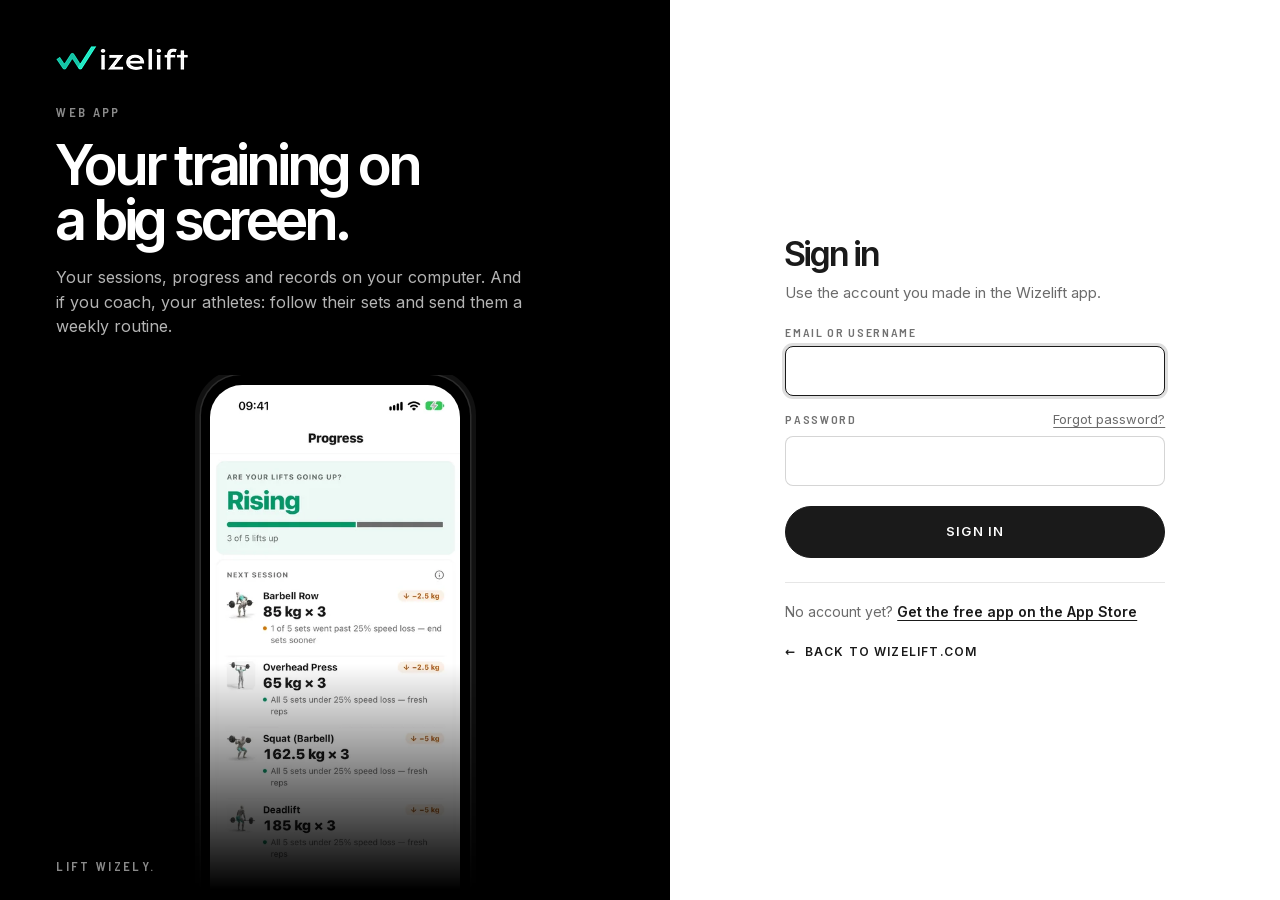
<file: index.html>
<!doctype html>
<html lang="en">
  <head>
    <meta http-equiv="Content-Security-Policy" content="default-src 'self'; script-src 'self'; style-src 'self'; img-src 'self' data: blob: https://nkvmnwehztaovkldfprq.supabase.co; connect-src https://nkvmnwehztaovkldfprq.supabase.co wss://nkvmnwehztaovkldfprq.supabase.co; font-src 'self'; object-src 'none'; base-uri 'none'; form-action 'none'; frame-src 'none'" />
    <meta name="referrer" content="no-referrer" />
    <meta charset="UTF-8" />
    <meta name="viewport" content="width=device-width, initial-scale=1.0" />
    <title>Wizelift</title>
    <script type="module" crossorigin src="/assets/index-CkvcdlwU.js"></script>
    <link rel="stylesheet" crossorigin href="/assets/index-lDAqF32V.css">
  </head>
  <body>
    <div id="root"></div>
  </body>
</html>
</file>
<file: assets/index-lDAqF32V.css>
@font-face{font-family:WL Inter;font-style:normal;font-weight:400 700;font-display:swap;src:url(/assets/inter-latin-ext-367ba6-B_-bZUTo.woff2)format("woff2");unicode-range:U+100-2BA,U+2BD-2C5,U+2C7-2CC,U+2CE-2D7,U+2DD-2FF,U+304,U+308,U+329,U+1D00-1DBF,U+1E00-1E9F,U+1EF2-1EFF,U+2020,U+20A0-20AB,U+20AD-20C4,U+2113,U+2C60-2C7F,U+A720-A7FF}@font-face{font-family:WL Inter;font-style:normal;font-weight:400 700;font-display:swap;src:url(/assets/inter-latin-bec94a-8kRkwJBP.woff2)format("woff2");unicode-range:U+??,U+131,U+152-153,U+2BB-2BC,U+2C6,U+2DA,U+2DC,U+304,U+308,U+329,U+2000-206F,U+20AC,U+2122,U+2191,U+2193,U+2212,U+2215,U+FEFF,U+FFFD}@font-face{font-family:WL Inter Tight;font-style:normal;font-weight:500 700;font-display:swap;src:url(/assets/inter-tight-latin-ext-17cab1-BIlDi9F-.woff2)format("woff2");unicode-range:U+100-2BA,U+2BD-2C5,U+2C7-2CC,U+2CE-2D7,U+2DD-2FF,U+304,U+308,U+329,U+1D00-1DBF,U+1E00-1E9F,U+1EF2-1EFF,U+2020,U+20A0-20AB,U+20AD-20C4,U+2113,U+2C60-2C7F,U+A720-A7FF}@font-face{font-family:WL Inter Tight;font-style:normal;font-weight:500 700;font-display:swap;src:url(/assets/inter-tight-latin-a807ee-4AtXCUT1.woff2)format("woff2");unicode-range:U+??,U+131,U+152-153,U+2BB-2BC,U+2C6,U+2DA,U+2DC,U+304,U+308,U+329,U+2000-206F,U+20AC,U+2122,U+2191,U+2193,U+2212,U+2215,U+FEFF,U+FFFD}@font-face{font-family:WL Barlow;font-style:normal;font-weight:600;font-display:swap;src:url(/assets/barlow-semi-condensed-latin-ext-bec0a2-CUbUZgPG.woff2)format("woff2");unicode-range:U+100-2BA,U+2BD-2C5,U+2C7-2CC,U+2CE-2D7,U+2DD-2FF,U+304,U+308,U+329,U+1D00-1DBF,U+1E00-1E9F,U+1EF2-1EFF,U+2020,U+20A0-20AB,U+20AD-20C4,U+2113,U+2C60-2C7F,U+A720-A7FF}@font-face{font-family:WL Barlow;font-style:normal;font-weight:600;font-display:swap;src:url(/assets/barlow-semi-condensed-latin-52ffd0-D36brihh.woff2)format("woff2");unicode-range:U+??,U+131,U+152-153,U+2BB-2BC,U+2C6,U+2DA,U+2DC,U+304,U+308,U+329,U+2000-206F,U+20AC,U+2122,U+2191,U+2193,U+2212,U+2215,U+FEFF,U+FFFD}.si{--si-display:"WL Inter Tight", "Inter Tight", "Inter", system-ui, sans-serif;--si-body:"WL Inter", "Inter", system-ui, -apple-system, sans-serif;--si-mono:"WL Barlow", "Barlow Semi Condensed", system-ui, sans-serif;--si-ease:cubic-bezier(.16, 1, .3, 1);--si-dur:.42s;--si-step:45ms;--si-field-bg:var(--bg);--si-field-line:color-mix(in srgb, var(--fg) 18%, transparent);--si-field-line-hover:color-mix(in srgb, var(--fg) 40%, transparent);--si-soft:color-mix(in srgb, var(--fg) 62%, var(--bg));min-height:100%;font:400 16px/1.55 var(--si-body);background:var(--bg);color:var(--fg);grid-template-columns:minmax(0,1.1fr) minmax(400px,1fr);display:grid}.si-brand{color:#fff;--lightningcss-light: ;--lightningcss-dark:initial;color-scheme:dark;min-height:100vh;min-height:100dvh;max-height:100vh;background:#000;flex-direction:column;gap:clamp(28px,4vh,44px);max-height:100dvh;padding:clamp(28px,3.4vw,48px) clamp(28px,4.4vw,72px) 0;display:flex;position:sticky;top:0;overflow:hidden}.si-logo{border-radius:6px;align-self:flex-start;display:inline-flex}.si-logo img{width:auto;height:26px;display:block}.si-pitch{gap:18px;max-width:34rem;display:grid}.si-eyebrow{font:600 13px/1 var(--si-mono);letter-spacing:.18em;text-transform:uppercase;color:#8a8a8a}.si-brand h1{font-family:var(--si-display);letter-spacing:-.04em;text-wrap:balance;margin:0;font-size:clamp(40px,4.4vw,68px);font-weight:600;line-height:.98}.si-lede{color:#b4b4b4;max-width:46ch;margin:0;font-size:clamp(16px,1.25vw,18px);line-height:1.55}.si-line{z-index:2;font:600 13px/1 var(--si-mono);letter-spacing:.18em;text-transform:uppercase;color:#8a8a8a;margin:0;position:absolute;bottom:clamp(22px,3vh,36px);left:clamp(28px,4.4vw,72px)}.si-stage{flex:1;justify-content:center;align-items:flex-start;min-height:0;display:flex;-webkit-mask-image:linear-gradient(#000 55%,#0000 98%);mask-image:linear-gradient(#000 55%,#0000 98%)}.si-phone{--w:clamp(240px, 21vw, 310px);width:var(--w);aspect-ratio:390/844;border-radius:calc(var(--w) * .15);padding:calc(var(--w) * .035);animation:si-rise-far .9s var(--si-ease) .16s both;background:#000;flex:none;position:relative;box-shadow:0 0 0 1.5px #2c2c2c,0 0 0 6px #111,0 50px 100px -30px #000000e6}.si-phone img{object-fit:cover;object-position:top;border-radius:calc(var(--w) * .12);width:100%;height:100%;display:block}.si-side{place-items:center;padding:clamp(32px,6vh,72px) clamp(20px,5vw,64px);display:grid}.si-form{flex-direction:column;gap:18px;width:100%;max-width:380px;display:flex}.si-form h2{color:var(--fg);font-family:var(--si-display);letter-spacing:-.03em;margin:0;font-size:34px;font-weight:600;line-height:1.05}.si-who{color:var(--muted-fg);margin:-8px 0 4px;font-size:15px;line-height:1.5}.si-fields{gap:16px;display:grid}.si-field{gap:8px;display:grid}.si-field label{font:600 12px/1 var(--si-mono);letter-spacing:.14em;text-transform:uppercase;color:var(--si-soft)}.si .si-field input{width:100%;height:50px;font:400 16px/1 var(--si-body);color:var(--fg);background:var(--si-field-bg);border:1px solid var(--si-field-line);border-radius:8px;outline:none;padding:0 14px;transition:border-color .16s,box-shadow .16s}@media (hover:hover) and (pointer:fine){.si .si-field input:hover:not(:focus){border-color:var(--si-field-line-hover)}}.si .si-field input:focus-visible,.si .si-field input:focus{border-color:var(--fg);box-shadow:0 0 0 3px color-mix(in srgb, var(--fg) 14%, transparent);outline:none}.si .si-field input[aria-invalid=true]{border-color:var(--bad)}.si .si-field input[aria-invalid=true]:focus{box-shadow:0 0 0 3px color-mix(in srgb, var(--bad) 22%, transparent)}.si-error{color:var(--bad);min-height:0;margin:-6px 0 -4px;font-size:14px;line-height:1.45}.si-error:empty{display:none}.si .si-btn{border:1px solid var(--fg);background:var(--fg);width:100%;height:52px;color:var(--bg);font:600 13px/1 var(--si-body);letter-spacing:.1em;text-transform:uppercase;cursor:pointer;border-radius:999px;justify-content:center;align-items:center;margin-top:2px;padding:0 30px;transition:transform .16s ease-out,opacity .16s,background-color .16s;display:inline-flex}@media (hover:hover) and (pointer:fine){.si .si-btn:hover:not(:disabled){background:color-mix(in srgb, var(--fg) 86%, var(--bg))}}.si .si-btn:active:not(:disabled){transform:scale(.97)}.si .si-btn:disabled{opacity:.4;cursor:default}.si .si-btn[aria-busy=true]{opacity:1}.si .si-btn:focus-visible{outline:2px solid var(--fg);outline-offset:3px}.si-dots{gap:6px;display:inline-flex}.si-dots i{background:currentColor;border-radius:50%;width:6px;height:6px;animation:.9s ease-in-out infinite si-dot}.si-dots i:nth-child(2){animation-delay:.12s}.si-dots i:nth-child(3){animation-delay:.24s}.si-small{color:var(--muted-fg);margin:0;font-size:13px;line-height:1.5}.si-rule{background:var(--border);height:1px;margin:6px 0 0}.si-get{color:var(--muted-fg);margin:0;font-size:14px;line-height:1.5}.si-get a{color:var(--fg);text-underline-offset:3px;font-weight:600;text-decoration:underline;text-decoration-thickness:1px}.si-back{color:var(--fg);font:600 12px/1 var(--si-body);letter-spacing:.1em;text-transform:uppercase;align-self:flex-start;align-items:center;gap:8px;padding:6px 0;text-decoration:none;display:inline-flex}.si-back span{transition:transform .2s var(--si-ease)}@media (hover:hover) and (pointer:fine){.si-back:hover span{transform:translate(-4px)}.si-get a:hover{text-decoration-thickness:2px}}.si a:focus-visible{outline-offset:3px;border-radius:4px;outline:2px solid}.si-label-row{justify-content:space-between;align-items:baseline;gap:12px;display:flex}.si .si-link{cursor:pointer;color:var(--muted-fg);font:400 13px/1.2 var(--si-body);text-underline-offset:3px;background:0 0;border:0;padding:0;text-decoration:underline;text-decoration-thickness:1px}@media (hover:hover) and (pointer:fine){.si .si-link:hover{color:var(--fg)}}.si .si-link:focus-visible{outline:2px solid var(--fg);outline-offset:3px;border-radius:4px}.si .si-back-btn{cursor:pointer;background:0 0;border:0}.si .si-back-btn:disabled{opacity:.4;cursor:default}.si-done{gap:8px;display:grid}.si-done-title{color:var(--fg);font:600 18px/1.3 var(--si-display);letter-spacing:-.01em;margin:0}.si-done .si-who{margin:0}.si-consent{gap:10px;display:grid}.si-check{cursor:pointer;color:var(--fg);align-items:flex-start;gap:12px;font-size:15px;line-height:1.45;display:flex}.si-check input{width:20px;height:20px;accent-color:var(--fg);cursor:pointer;flex:none;margin:1px 0 0}.si-check input:focus-visible{outline:2px solid var(--fg);outline-offset:2px}.si-legal-links{flex-wrap:wrap;gap:6px 18px;padding-left:32px;font-size:14px;display:flex}.si-legal-links a{color:var(--fg);text-underline-offset:3px;font-weight:600;text-decoration:underline;text-decoration-thickness:1px}@media (hover:hover) and (pointer:fine){.si-legal-links a:hover{text-decoration-thickness:2px}}.si-in{animation:si-rise var(--si-dur) var(--si-ease) both;animation-delay:calc(var(--i,0) * var(--si-step))}@keyframes si-rise{0%{opacity:0;transform:translateY(10px)}to{opacity:1;transform:none}}@keyframes si-rise-far{0%{opacity:0;transform:translateY(40px)}to{opacity:1;transform:none}}@keyframes si-dot{0%,to{opacity:.3;transform:translateY(0)}50%{opacity:1;transform:translateY(-3px)}}@media (prefers-reduced-motion:reduce){.si-in,.si-phone{animation:.2s both si-fade}.si-dots i{animation:1.2s ease-in-out infinite si-fade-pulse}.si .si-btn,.si-back span{transition:opacity .16s,background-color .16s}.si .si-btn:active:not(:disabled){transform:none}}@keyframes si-fade{0%{opacity:0}to{opacity:1}}@keyframes si-fade-pulse{0%,to{opacity:.35}50%{opacity:1}}@media (prefers-contrast:more){.si{--si-field-line:var(--fg)}.si-lede,.si-eyebrow,.si-line{color:#fff}}@media (max-width:900px){.si{grid-template-columns:1fr}.si-brand{gap:22px;min-height:0;max-height:none;padding:20px 16px 28px;position:relative}.si-pitch{gap:12px}.si-brand h1{font-size:clamp(32px,8.6vw,44px)}.si-lede{font-size:15px}.si-stage,.si-line{display:none}.si-side{place-items:start center;padding:28px 16px 40px}.si-form h2{font-size:28px}}.ov-row{grid-template-columns:minmax(0,2fr) minmax(0,1fr);gap:18px;display:grid}@media (max-width:1100px){.ov-row{grid-template-columns:1fr}}.mini td.strong,.strong{font-weight:700}.mini tr.row-link,tr.row-link{cursor:pointer}.mini tr.row-link:hover td,tr.row-link:hover td{background:var(--muted)}.mini td.name{white-space:nowrap}.spark{display:block}.last-session{color:inherit;border-radius:10px;flex-direction:column;gap:10px;margin:-4px;padding:4px;text-decoration:none;display:flex}.last-session:hover{background:var(--muted)}.ls-date{text-transform:capitalize;font-size:12px}.ls-title{font-size:18px;font-weight:700}.ls-stats{font-variant-numeric:tabular-nums;gap:18px;display:flex}.ls-stats b{font-size:18px}.ls-best{font-variant-numeric:tabular-nums;flex-direction:column;gap:2px;display:flex}.ls-lifts{flex-wrap:wrap;gap:6px;display:flex}.pill{background:var(--muted);color:var(--muted-fg);border-radius:999px;padding:3px 9px;font-size:12px}.speed-list{flex-direction:column;display:flex}.speed-row{border-bottom:1px solid var(--border);font-variant-numeric:tabular-nums;grid-template-columns:minmax(150px,1.4fr) 110px minmax(80px,1fr) 90px;align-items:center;gap:12px;padding:8px 2px;display:grid}.speed-row:last-child{border-bottom:none}.speed-name{white-space:nowrap;text-overflow:ellipsis;font-weight:600;overflow:hidden}.speed-vals{white-space:nowrap;font-size:12px}.speed-bar{background:var(--muted);border-radius:4px;height:8px;position:relative}.speed-mid{background:var(--muted-fg);opacity:.6;width:1px;position:absolute;top:-3px;bottom:-3px;left:50%}.speed-fill{background:var(--muted-fg);border-radius:4px;position:absolute;top:0;bottom:0}.speed-fill.good{background:var(--good)}.speed-fill.bad{background:var(--bad)}.speed-delta{text-align:right;white-space:nowrap}.speed-delta.muted{color:var(--muted-fg)}.ready{flex-direction:column;gap:8px;display:flex}.ready-verdict{letter-spacing:-.01em;font-size:30px;font-weight:800}.ready-verdict.primed{color:var(--good-text)}.ready-verdict.recover{color:var(--warn-text)}.ready-verdict.steady{color:var(--fg)}.ready-row{border-bottom:1px solid var(--border);justify-content:space-between;padding:6px 0;display:flex}.ready-row:last-child{border-bottom:none}.ready-row span:last-child{font-weight:700}.grid-wrap{flex-wrap:wrap;align-items:center;gap:28px;display:flex}.grid-stats{grid-template-columns:1fr;gap:10px;min-width:150px;display:grid}.cgrid{gap:4px;display:flex}.cgrid-days,.cgrid-week{grid-template-rows:repeat(7, var(--cell));gap:4px;display:grid}.cgrid-days span{line-height:var(--cell);width:12px;font-size:10px}.cgrid-cell{width:var(--cell);height:var(--cell);background:var(--muted);border-radius:4px}.cgrid-cell.on{background:color-mix(in srgb, var(--c1) 70%, transparent)}.cgrid-cell.on2{background:var(--c1)}.cgrid-cell.out{border:1px dashed var(--border);background:0 0}.sr-only{clip:rect(0 0 0 0);width:1px;height:1px;position:absolute;overflow:hidden}.roster td .name{font-weight:600}.roster .lift b{font-variant-numeric:tabular-nums;font-weight:600}.compare-pickers{flex-direction:column;gap:10px;display:flex}.chips{flex-wrap:wrap;gap:6px;display:flex}.chip{border-radius:999px;align-items:center;gap:6px;padding:5px 12px;display:inline-flex}.chip .dot{margin-right:0}.invite-layout{grid-template-columns:auto 1fr;align-items:center;gap:28px;display:grid}.invite-qr{background:#fff;border-radius:14px;width:220px;height:220px;padding:10px;display:block}.invite-qr.placeholder{background:var(--muted)}.invite-code{letter-spacing:.08em;font-variant-numeric:tabular-nums;font-size:44px;font-weight:800;line-height:1.1}.invite-actions{gap:8px;margin-top:16px;display:flex}@media (max-width:900px){.invite-layout{grid-template-columns:1fr}}.chip{background:var(--muted);border:1px solid var(--border);color:var(--fg);cursor:pointer;border-radius:999px;align-items:center;gap:6px;padding:4px 11px;font-size:13px;text-decoration:none;display:inline-flex}.medals{grid-template-columns:minmax(0,1.2fr) minmax(0,1fr);align-items:start;gap:18px;display:grid}@media (max-width:1180px){.medals{grid-template-columns:1fr}}.trophy-list{flex-direction:column;gap:8px;display:flex}.trophy{border:1px solid var(--primary);background:color-mix(in srgb, var(--primary) 10%, transparent);border-radius:12px;align-items:center;gap:12px;padding:10px 12px;text-decoration:none;display:flex}.trophy:hover{background:color-mix(in srgb, var(--primary) 16%, transparent)}.trophy-text{flex-direction:column;flex:1;gap:2px;min-width:0;display:flex}.trophy-also{flex-wrap:wrap;gap:6px;margin-top:12px;display:flex}.medal-tiers{flex-direction:column;gap:14px;display:flex}.tier-list{flex-direction:column;gap:8px;display:flex}.tier-row{justify-content:space-between;align-items:center;gap:10px;display:flex}.tier-badge{letter-spacing:.06em;border-radius:999px;padding:3px 9px;font-size:11px;font-weight:800}.tier-value{font-variant-numeric:tabular-nums}.segments{grid-template-columns:260px minmax(0,1fr);align-items:start;gap:20px;display:grid}@media (max-width:1000px){.segments{grid-template-columns:1fr}}.segment-list{flex-direction:column;gap:14px;display:flex;position:sticky;top:0}.segment-lift{margin-bottom:6px;font-weight:700}.segment-bands{flex-wrap:wrap;gap:6px;display:flex}.segment-main{flex-direction:column;gap:12px;min-width:0;display:flex}.segment-controls{flex-wrap:wrap;gap:10px;display:flex}.board{flex-direction:column;display:flex}.board-head{border-bottom:1px solid var(--border);justify-content:space-between;padding:10px 16px;display:flex}.board-row{border-bottom:1px solid var(--border);align-items:center;gap:12px;padding:10px 16px;text-decoration:none;display:flex}.board-row:last-child{border-bottom:none}a.board-row:hover{background:var(--muted)}.board-row.me{background:color-mix(in srgb, var(--primary) 10%, transparent);box-shadow:inset 3px 0 0 var(--primary)}.board-place{text-align:right;font-variant-numeric:tabular-nums;width:26px;color:var(--muted-fg);font-weight:800}.board-who{flex-direction:column;flex:1;gap:2px;min-width:0;display:flex}.board-who b,.board-who span{text-overflow:ellipsis;white-space:nowrap;overflow:hidden}.board-value{font-variant-numeric:tabular-nums;white-space:nowrap;font-size:16px;font-weight:800}.board-gap{text-align:center;color:var(--muted-fg);border-bottom:1px solid var(--border);padding:2px 0}.compare{flex-direction:column;gap:16px;display:flex}.compare-pair{grid-template-columns:1fr 1fr;gap:12px;display:grid}.compare-side{border:1px solid var(--border);border-radius:12px;flex-direction:column;gap:10px;padding:12px 14px;display:flex}.compare-side.me{border-color:var(--primary);background:color-mix(in srgb, var(--primary) 6%, transparent)}.compare-who{letter-spacing:.08em;text-transform:uppercase;color:var(--muted-fg);font-size:11px;font-weight:800}.compare-stats{grid-template-columns:repeat(3,minmax(0,1fr));gap:10px;display:grid}.compare-stats>div{flex-direction:column;gap:2px;display:flex}.compare-stats b{font-variant-numeric:tabular-nums;font-size:18px}.compare th.gap,.compare td.gap{border-bottom:none;width:24px}.share-backdrop{z-index:50;background:#0009;place-items:center;padding:24px;display:grid;position:fixed;inset:0}.share-dialog{background:var(--card);border:1px solid var(--border);box-shadow:var(--shadow);border-radius:16px;width:100%;max-width:820px;max-height:calc(100vh - 48px);overflow:auto}.share-head{border-bottom:1px solid var(--border);justify-content:space-between;align-items:center;padding:12px 16px;display:flex}.share-body{grid-template-columns:auto minmax(0,1fr);align-items:start;gap:20px;padding:18px;display:grid}@media (max-width:760px){.share-body{grid-template-columns:1fr}}.share-stage{border-radius:12px;place-items:center;padding:10px;display:grid}.share-stage.checker{background:repeating-conic-gradient(#9a9a9a 0% 25%,#6e6e6e 0% 50%) 50%/20px 20px}.share-canvas{border-radius:10px;width:300px;display:block}.share-canvas.story{height:533px}.share-canvas.post{height:375px}.share-controls{flex-direction:column;align-items:flex-start;gap:14px;display:flex}.share-templates{flex-wrap:wrap;gap:6px;display:flex}.share-actions{flex-wrap:wrap;gap:8px;display:flex}.share-warn{color:var(--warn-text);margin-left:8px;font-size:11px}.kpi-strip{grid-template-columns:repeat(auto-fit,minmax(150px,1fr));gap:12px;display:grid}.session-nav{gap:6px;display:flex}a.button{background:var(--muted);border:1px solid var(--border);min-width:34px;color:var(--fg);border-radius:8px;justify-content:center;align-items:center;padding:6px 12px;text-decoration:none;display:inline-flex}a.button:hover{border-color:var(--muted-fg)}a.button.disabled{opacity:.35;pointer-events:none}.session-note{border-left:3px solid var(--primary);color:var(--fg);white-space:pre-wrap;padding:6px 12px}.lift-block{flex-direction:column;gap:16px;display:flex}.lift-head{justify-content:space-between;align-items:flex-start;gap:16px;display:flex}.lift-head .kpi{min-width:150px}.lift-name{color:var(--fg);font-size:18px;font-weight:700;text-decoration:none}.lift-name:hover{color:var(--accent-fg)}.lift-grid{grid-template-columns:minmax(0,1.25fr) minmax(0,1fr);align-items:start;gap:20px;display:grid}@media (max-width:1280px){.lift-grid{grid-template-columns:1fr}}.panel-head{flex-wrap:wrap;justify-content:space-between;align-items:center;gap:12px;margin-bottom:8px;display:flex}.panel-head h3,.curve h3{color:var(--muted-fg);margin:0;font-size:13px;font-weight:600}table.sets td{padding:8px 9px}table.sets th{padding:6px 9px}table.sets tr.lit td{background:color-mix(in srgb, var(--c1) 12%, transparent)}table.sets tr.warm td{color:var(--muted-fg)}table.sets tr.warm td.strong{color:var(--muted-fg);font-weight:500}td.strong,span.strong{font-weight:700}.tag{letter-spacing:.04em;text-transform:uppercase;color:var(--muted-fg);background:var(--muted);border-radius:4px;margin-left:6px;padding:1px 5px;font-size:10px;font-weight:600}.reps-panel{border-top:1px solid var(--border);flex-direction:column;gap:10px;padding-top:14px;display:flex}.curve{margin-top:8px}.chart .bar-value{fill:var(--muted-fg);font-variant-numeric:tabular-nums;font-size:10px}.chart .bar-value.on{fill:var(--fg);font-weight:700}.chart .group-rule{stroke:var(--border)}.chart .cutoff{stroke:var(--bad);stroke-dasharray:5 4;opacity:.8}.chart .cutoff-label{fill:var(--bad);font-size:11px}.chart .lv-fit{stroke:var(--fg);stroke-width:2px}.chart .lv-extrap{stroke:var(--muted-fg);stroke-width:1.6px;stroke-dasharray:6 5}.chart .lv-drop{stroke:var(--muted-fg);stroke-dasharray:2 4}.chart .lv-estimate{fill:var(--bg);stroke:var(--fg);stroke-width:2px}.chart .lv-estimate-label{fill:var(--fg);font-size:12px;font-weight:700}.chart .lv-past{fill:var(--muted-fg);opacity:.6;cursor:pointer}.chart .lv-now{fill:var(--c1);stroke:var(--bg);stroke-width:1.5px;cursor:pointer}.chart .lv-halo{fill:color-mix(in srgb, var(--c1) 25%, transparent)}.legend-item.clickable{cursor:default}.photo-strip{gap:10px;padding-bottom:2px;display:flex;overflow-x:auto}.photo-thumb{border:1px solid var(--border);background:var(--muted);cursor:zoom-in;border-radius:10px;flex:none;width:132px;height:132px;padding:0;overflow:hidden}.photo-thumb img{object-fit:cover;width:100%;height:100%;display:block}.photo-thumb:hover{border-color:var(--muted-fg)}.lightbox{z-index:50;cursor:zoom-out;background:#000000e0;place-items:center;display:grid;position:fixed;inset:0}.lightbox img{max-width:92vw;max-height:88vh;box-shadow:var(--shadow);cursor:default;border-radius:10px}.lightbox button{color:#fff;background:#ffffff1f;border:none;border-radius:999px;width:44px;height:44px;font-size:20px;position:absolute}.lightbox button:hover{background:#ffffff38}.lightbox-nav.prev{top:50%;left:24px;transform:translateY(-50%)}.lightbox-nav.next{top:50%;right:24px;transform:translateY(-50%)}.lightbox-close{top:20px;right:24px}.lightbox-count{color:#fffc;font-variant-numeric:tabular-nums;font-size:13px;position:absolute;bottom:22px}.tempo-swatch{border-radius:2px;width:10px;height:10px;display:inline-block}input.search{width:240px}.ex-grid{grid-template-columns:minmax(0,1fr) minmax(0,1fr);align-items:start;gap:18px;display:grid}@media (max-width:1180px){.ex-grid{grid-template-columns:1fr}}.card.nopad .card-head{padding:14px 16px 0}tr.clickable-row{cursor:pointer}tr.clickable-row:hover td{background:var(--muted)}.legend-swatch{background:var(--muted);border-radius:3px;width:14px;height:10px;display:inline-block}.card.nopad>.card-head{padding:14px 18px 0}.nowrap{white-space:nowrap}td.wrap{white-space:normal}.filters{flex-direction:column;gap:10px;display:flex}.filters .search{max-width:360px}.chips{flex-wrap:wrap;align-items:center;gap:6px;display:flex}.chip{border-radius:999px;align-items:center;gap:6px;padding:4px 11px;font-size:13px;display:inline-flex}.chip.on{background:var(--accent);color:var(--accent-fg);border-color:#0000;font-weight:600}.sessions-layout{grid-template-columns:minmax(0,1fr) 300px;align-items:start;gap:18px;display:grid}.sessions-side{position:sticky;top:0}@media (max-width:1600px){.sessions-layout{grid-template-columns:1fr}.sessions-side{order:-1;position:static}}.session-title{font-weight:600;text-decoration:none}.session-title:hover{color:var(--accent-fg);text-decoration:underline}.lift-chips{flex-wrap:wrap;align-items:center;gap:4px;display:inline-flex}.lift-chip{background:var(--muted);white-space:nowrap;border-radius:6px;padding:1px 7px;font-size:12px}.pager{border-top:1px solid var(--border);flex-wrap:wrap;align-items:center;gap:4px;padding:12px 14px;display:flex}.pager button{min-width:32px;padding:4px 8px}.pager button.on{background:var(--accent);color:var(--accent-fg);border-color:#0000;font-weight:600}.pager .small{margin-left:10px}.side-note{margin-top:6px}th .sort{color:inherit;background:0 0;border:none;padding:0;font-size:12px;font-weight:500}.cal-head{align-items:center;gap:8px;display:flex}.cal-head h2{color:var(--fg);text-transform:capitalize;min-width:160px;margin:0 8px 0 0;font-size:18px}.cal{border:1px solid var(--border);background:var(--card);border-radius:14px;grid-template-columns:repeat(7,minmax(0,1fr)) minmax(150px,1.15fr);display:grid;overflow:hidden}.cal-dow{color:var(--muted-fg);border-bottom:1px solid var(--border);text-transform:capitalize;padding:8px 10px;font-size:12px}.cal-dow.sum{background:var(--muted)}.cal-day{border-bottom:1px solid var(--border);border-right:1px solid var(--border);flex-direction:column;gap:4px;min-width:0;min-height:104px;padding:6px 7px;display:flex}.cal-day.out{background:color-mix(in srgb, var(--muted) 45%, transparent)}.cal-day.out .cal-num{opacity:.45}.cal-num{color:var(--muted-fg);font-variant-numeric:tabular-nums;font-size:12px}.cal-day.today .cal-num{background:var(--primary);color:var(--primary-fg);border-radius:999px;align-self:flex-start;padding:0 7px;font-weight:700}.cal-chip{background:var(--accent);color:var(--accent-fg);border-radius:7px;padding:4px 7px;font-size:12px;line-height:1.25;text-decoration:none;display:block;overflow:hidden}.cal-chip:hover{filter:brightness(1.08)}.cal-chip b{white-space:nowrap;text-overflow:ellipsis;font-weight:600;display:block;overflow:hidden}.cal-chip span{white-space:nowrap;text-overflow:ellipsis;opacity:.85;display:block;overflow:hidden}.cal-week{border-bottom:1px solid var(--border);background:var(--muted);font-variant-numeric:tabular-nums;flex-direction:column;gap:3px;padding:8px 12px;font-size:12px;display:flex}.cal-week .row2{justify-content:space-between;gap:8px;display:flex}.cal-week .row2 span:first-child,.cal-week.empty{color:var(--muted-fg)}@media (max-width:760px){.shell .cal{grid-template-columns:repeat(7,minmax(0,1fr))}.shell .cal-dow{text-align:center;padding:8px 2px}.shell .cal-dow.sum{display:none}.shell .cal-day{min-height:64px;padding:4px 3px}.shell .cal-day.today .cal-num{padding:0 4px}.shell .cal-chip{padding:3px 4px;font-size:11px}.shell .cal-week{flex-flow:wrap;grid-column:1/-1;gap:2px 16px}.shell .cal-week .row2{gap:6px}}.year{grid-template-rows:repeat(7,13px);grid-auto-flow:column;gap:3px;padding-bottom:4px;display:grid;overflow-x:auto}.year-cell{background:var(--muted);border-radius:3px;place-items:center;width:13px;height:13px;display:grid}.year-cell .bubble{background:var(--c1);border-radius:50%}.year-cell.future{background:0 0}.year-months{color:var(--muted-fg);grid-auto-flow:column;gap:3px;margin-bottom:4px;font-size:11px;display:grid}.settings{flex-direction:column;gap:18px;max-width:640px;display:flex}.settings-row{border-top:1px solid var(--border);justify-content:space-between;align-items:center;gap:16px;padding:11px 0;display:flex}.settings-row:first-of-type{border-top:none}.danger-link{color:var(--bad);text-decoration:none}.danger-link:hover{text-decoration:underline}td.lifts-col{max-width:170px}.lift-line{text-overflow:ellipsis;white-space:nowrap;color:var(--muted-fg);display:block;overflow:hidden}.sessions-table td,.sessions-table th{padding-left:8px;padding-right:8px}.compare-toggle{color:var(--muted-fg);cursor:pointer;align-items:center;gap:6px;font-size:13px;display:inline-flex}.compare-toggle input{width:auto}.delta{font-variant-numeric:tabular-nums;margin-left:6px;font-size:13px;font-weight:600}.delta.muted{color:var(--muted-fg)}.headline{border:1px solid var(--border);background:var(--card);border-radius:14px;flex-direction:column;gap:4px;padding:16px 18px;display:flex}.headline.tone-good{background:color-mix(in srgb, var(--good) 8%, var(--card))}.headline.tone-poor{background:color-mix(in srgb, var(--bad) 8%, var(--card))}.headline.tone-mixed{background:color-mix(in srgb, var(--warn) 8%, var(--card))}.headline-q{letter-spacing:.08em;text-transform:uppercase;color:var(--muted-fg);font-size:11px;font-weight:600}.headline-a{letter-spacing:-.01em;font-size:30px;font-weight:800}.tone-good .headline-a{color:var(--good-text)}.tone-poor .headline-a{color:var(--bad)}.tone-mixed .headline-a{color:var(--warn-text)}.headline-slices{gap:3px;max-width:520px;margin-top:6px;display:flex}.slice{white-space:nowrap;color:var(--fg);border-radius:6px;padding:3px 8px;font-size:11px;overflow:hidden}.slice.good{background:color-mix(in srgb, var(--good) 35%, transparent)}.slice.flat{background:var(--muted)}.slice.poor{background:color-mix(in srgb, var(--bad) 35%, transparent)}.multiples{grid-template-columns:repeat(2,minmax(0,1fr));gap:18px 24px;display:grid}.multiples.three{grid-template-columns:repeat(3,minmax(0,1fr));margin-top:14px}@media (max-width:1100px){.multiples,.multiples.three{grid-template-columns:1fr}}.multiple{min-width:0}.multiple-head{align-items:baseline;gap:10px;margin-bottom:4px;display:flex}.multiple-title{color:var(--fg);font-weight:600;text-decoration:none}a.multiple-title:hover{color:var(--accent-fg)}.multiple-value{font-variant-numeric:tabular-nums;margin-left:auto;font-size:18px;font-weight:700}.vl{flex-direction:column;gap:12px;display:flex}.vl-head{flex-wrap:wrap;align-items:baseline;gap:8px;display:flex}.vl-mean{font-variant-numeric:tabular-nums;font-size:26px;font-weight:800}.hist{padding-bottom:18px;position:relative}.hist-bars{grid-template-columns:repeat(12,1fr);align-items:end;gap:3px;height:150px;display:grid;position:relative}.hist-col{z-index:1;align-items:flex-end;height:100%;display:flex;position:relative}.hist-bar{background:var(--muted-fg);opacity:.55;border-radius:3px 3px 0 0;width:100%;min-height:1px}.hist-bar.in{background:var(--c1);opacity:1}.hist-band{background:color-mix(in srgb, var(--c1) 12%, transparent);border-left:1px dashed var(--c1);border-right:1px dashed var(--c1);position:absolute;top:0;bottom:0}.hist-mean{background:var(--fg);z-index:2;width:2px;position:absolute;top:-4px;bottom:0}.hist-axis{height:16px;position:relative}.hist-axis span{color:var(--muted-fg);font-size:11px;position:absolute;top:4px;transform:translate(-50%)}.muscles{flex-direction:column;gap:6px;display:flex}.muscle-row{grid-template-columns:180px 1fr 50px;align-items:center;gap:12px;display:grid}.muscle-name{white-space:nowrap;text-overflow:ellipsis;font-weight:600;overflow:hidden}.muscle-bar{background:var(--muted);border-radius:5px;height:10px;position:relative;overflow:hidden}.muscle-band{background:color-mix(in srgb, var(--c1) 22%, transparent);position:absolute;top:0;bottom:0}.muscle-fill{background:var(--muted-fg);border-radius:4px;position:absolute;top:2px;bottom:2px;left:0}.muscle-fill.in{background:var(--c1)}.muscle-fill.high{background:var(--c2)}.muscle-val{text-align:right;font-variant-numeric:tabular-nums}.records-lift{flex-direction:column;gap:12px;display:flex}.records-head{flex-wrap:wrap;align-items:baseline;gap:14px;display:flex}.records-head h3{margin:0;font-size:17px}.records-head a{color:var(--fg);text-decoration:none}.records-head a:hover{color:var(--accent-fg)}.records-tiles{grid-template-columns:repeat(4,minmax(0,1fr));gap:10px;display:grid}@media (max-width:1100px){.records-tiles{grid-template-columns:1fr 1fr}}.records-tables{grid-template-columns:1fr 1fr;gap:18px;display:grid}@media (max-width:1100px){.records-tables{grid-template-columns:1fr}}.records-tables h4{color:var(--muted-fg);margin:0 0 6px;font-size:12px;font-weight:600}.kpi a{color:inherit;text-decoration:none}.kpi-link{cursor:pointer}.kpi-link:hover{border-color:var(--muted-fg)}.lift-filter{flex-wrap:wrap;gap:6px;display:flex}.lift-filter button.on{background:var(--accent);color:var(--accent-fg);border-color:#0000;font-weight:600}.body-form{flex-wrap:wrap;align-items:center;gap:8px;display:flex}.body-form input{width:140px}.plan-banner{border:1px solid var(--border);border-radius:12px;align-items:center;gap:12px;padding:10px 14px;display:flex}.plan-banner.warn{border-color:var(--warn);background:color-mix(in srgb, var(--warn) 12%, transparent)}.plan-banner.bad{border-color:var(--bad);background:color-mix(in srgb, var(--bad) 10%, transparent)}.plan-banner span{color:var(--muted-fg);flex:1}.plan-target{width:110px;margin-top:2px;padding:4px 8px;font-size:20px;font-weight:700}.plan-block{border:1px solid var(--border);background:var(--card);border-radius:12px;flex-wrap:wrap;align-items:baseline;gap:6px 18px;padding:12px 16px;display:flex}.plan-week-head{align-items:baseline;gap:14px;display:flex}.plan-week-head h2{color:var(--fg);text-transform:capitalize;margin:0;font-size:16px}.plan-phase{color:var(--accent-fg);background:var(--accent);border-radius:999px;padding:2px 10px;font-size:12px;font-weight:600}.plan-week{grid-template-columns:repeat(7,minmax(0,1fr));align-items:start;gap:10px;display:grid}.plan-day{border:1px solid var(--border);background:var(--card);border-radius:12px;flex-direction:column;gap:8px;min-width:0;min-height:140px;padding:8px;display:flex}.plan-day.today{border-color:var(--primary)}.plan-day-head{color:var(--muted-fg);text-transform:capitalize;justify-content:space-between;align-items:baseline;font-size:12px;display:flex}.plan-day-head b{color:var(--fg);font-size:15px}.plan-session{text-align:left;border:1px solid var(--border);border-left:3px solid var(--primary);background:var(--bg);border-radius:10px;flex-direction:column;align-items:stretch;gap:3px;width:100%;padding:8px 9px;display:flex}.plan-session:hover{background:var(--muted)}.plan-session.on{outline:2px solid var(--primary);outline-offset:-1px}.plan-session.done{opacity:.7}.plan-session-title{font-size:13px;font-weight:700}.plan-session-meta{color:var(--muted-fg);flex-wrap:wrap;align-items:center;gap:4px;font-size:11px;display:flex}.plan-ex{border-top:1px solid var(--border);flex-direction:column;gap:1px;padding:3px 0;font-size:12px;line-height:1.3;display:flex}.plan-ex-name{-webkit-line-clamp:2;-webkit-box-orient:vertical;min-width:0;display:-webkit-box;overflow:hidden}.plan-ex-dose{color:var(--muted-fg);white-space:nowrap;font-variant-numeric:tabular-nums}.plan-tag{letter-spacing:.04em;text-transform:uppercase;background:var(--muted);color:var(--muted-fg);border-radius:6px;margin-left:6px;padding:1px 6px;font-size:10px;font-weight:700}.plan-tag.good{background:color-mix(in srgb, var(--good) 18%, transparent);color:var(--good-text)}.plan-tag.warn{background:color-mix(in srgb, var(--warn) 18%, transparent);color:var(--warn-text)}.plan-editor-fields{flex-wrap:wrap;gap:14px;margin-bottom:14px;display:flex}.plan-editor-fields label{flex-direction:column;gap:4px;min-width:200px;display:flex}.plan-editor-fields label>span:first-child{color:var(--muted-fg);font-size:12px}.plan-focus{padding-top:8px;font-weight:700}.plan-table tr.superset td:first-child{box-shadow:inset 3px 0 0 var(--primary)}.plan-actions{justify-content:flex-end;gap:4px;display:flex}.plan-actions button{padding:3px 9px}.plan-pct{text-align:right;width:70px;padding:4px 6px}.stepper{align-items:center;gap:8px;display:inline-flex}.stepper button{padding:2px 9px}.stepper b{text-align:center;font-variant-numeric:tabular-nums;min-width:20px}.plan-add{max-width:420px;margin-top:12px;position:relative}.plan-results{z-index:4;background:var(--card);border:1px solid var(--border);box-shadow:var(--shadow);border-radius:10px;flex-direction:column;display:flex;position:absolute;top:calc(100% + 4px);left:0;right:0;overflow:hidden}.plan-results button{text-align:left;background:0 0;border:none;border-radius:0;padding:8px 12px}.plan-results button:hover{background:var(--muted)}.plan-editor-foot,.plan-footer{justify-content:flex-end;margin-top:12px;display:flex}button.danger{color:var(--bad)}.row-gap{align-items:center;gap:10px;display:flex}.gen-grid{grid-template-columns:repeat(2,minmax(0,1fr));gap:14px 24px;display:grid}.gen-field{flex-direction:column;gap:6px;display:flex}.gen-field.wide{grid-column:1/-1}.gen-field input[type=number]{width:110px}.gen-field input[type=date]{width:180px}.gen-label{color:var(--muted-fg);font-size:12px}.gen-splits{flex-wrap:wrap;gap:8px;display:flex}.gen-split{align-items:center;display:inline-flex}.gen-split.on{background:var(--accent);color:var(--accent-fg);border-color:#0000;font-weight:600}.gen-foot{border-top:1px solid var(--border);justify-content:space-between;align-items:center;margin-top:16px;padding-top:12px;display:flex}@media (max-width:1180px){.plan-week{grid-template-columns:repeat(4,minmax(0,1fr))}.gen-grid{grid-template-columns:1fr}}.plan-day.drop{outline:2px dashed var(--primary);outline-offset:-2px}.plan-session{cursor:pointer}.plan-session.readonly{cursor:default}.plan-session[draggable=true]{cursor:grab}.plan-session.dragging{opacity:.45}.plan-ex.skipped{opacity:.4}.plan-short{border:1px solid var(--border);cursor:pointer;border-radius:8px;flex-wrap:wrap;align-items:center;gap:2px 6px;margin-top:6px;padding:5px 7px;font-size:12px;display:flex}.plan-short>span{white-space:nowrap}.plan-short.on{border-color:var(--primary);background:color-mix(in srgb, var(--primary) 12%, transparent)}.plan-short input{width:auto;accent-color:var(--primary);margin:0}.plan-short .muted{font-variant-numeric:tabular-nums;margin-left:auto}.plan-table tr[draggable=true]{cursor:grab}.plan-table tr.dragging{opacity:.45}.plan-table tr.drop-above td{box-shadow:inset 0 2px 0 var(--primary)}.plan-table tr.drop-below td{box-shadow:inset 0 -2px 0 var(--primary)}.plan-grip{white-space:nowrap;-webkit-user-select:none;user-select:none}.coach-routine-start{flex-direction:column;gap:10px;display:flex}.coach-routine-head{flex-wrap:wrap;align-items:flex-end;gap:14px;margin-bottom:14px;display:flex}.coach-routine-head label{flex-direction:column;gap:4px;display:flex}.coach-routine-head input:not([type=date]){min-width:220px}.coach-week{grid-template-columns:repeat(7,minmax(0,1fr));gap:8px;display:grid}.coach-day{border:1px solid var(--border);background:var(--card);text-align:left;border-radius:12px;flex-direction:column;align-items:flex-start;gap:4px;min-width:0;min-height:96px;padding:10px;display:flex}.coach-day.empty{background:0 0;border-style:dashed}.coach-day.on{outline:2px solid var(--primary);outline-offset:-1px}.coach-day b{overflow-wrap:anywhere;font-size:14px}.coach-day-name{color:var(--muted-fg);text-transform:capitalize;font-size:12px}.coach-compliance td{vertical-align:top}.plan-own-head{margin:8px 0 0;font-size:16px}@media (max-width:1180px){.coach-week{grid-template-columns:repeat(4,minmax(0,1fr))}}@media (max-width:640px){.coach-week{grid-template-columns:repeat(2,minmax(0,1fr))}}.nav-badge{background:var(--bad);color:#fff;border-radius:999px;margin-left:8px;padding:0 6px;font-size:11px;font-weight:700;line-height:17px;display:inline-block}.community{grid-template-columns:minmax(0,680px) 320px;align-items:start;gap:24px;display:grid}@media (max-width:1180px){.community{grid-template-columns:minmax(0,1fr)}.community-side{order:-1}}.feed{flex-direction:column;gap:16px;min-width:0;display:flex}.community-side{flex-direction:column;gap:16px;display:flex;position:sticky;top:0}.face{object-fit:cover;background:var(--muted);border-radius:50%;flex:none;display:inline-block}.face.initials{color:var(--muted-fg);place-items:center;font-weight:700;display:inline-grid}.level-chip{color:var(--accent-fg);background:var(--accent);vertical-align:middle;border-radius:6px;margin-left:8px;padding:0 6px;font-size:11px;font-weight:700;line-height:18px;display:inline-block}.feed-card{background:var(--card);border:1px solid var(--border);border-radius:14px;flex-direction:column;gap:12px;padding:16px 18px;display:flex}.feed-author{align-items:center;gap:12px;display:flex}.feed-who{flex:1;min-width:0}.feed-name{font-weight:700}.feed-name a{text-decoration:none}.feed-name a:hover{text-decoration:underline}.feed-title{letter-spacing:-.01em;font-size:19px;font-weight:700;text-decoration:none}.feed-title:hover{color:var(--accent-fg)}.feed-stats{grid-template-columns:repeat(3,minmax(0,1fr));gap:12px;display:grid}.feed-stats>div{flex-direction:column;gap:2px;min-width:0;display:flex}.feed-stats b{font-variant-numeric:tabular-nums;text-overflow:ellipsis;white-space:nowrap;font-size:16px;overflow:hidden}.feed-notes{color:var(--fg);white-space:pre-wrap;margin:0}.feed-photos{border-radius:10px;gap:4px;display:grid;overflow:hidden}.feed-photos.n1{grid-template-columns:1fr}.feed-photos.n2{grid-template-columns:1fr 1fr}.feed-photos.n3{grid-template-columns:2fr 1fr 1fr}.feed-photos img{object-fit:cover;width:100%;height:280px;display:block}.feed-lifts{flex-wrap:wrap;gap:6px;text-decoration:none;display:flex}.lift-tile{background:var(--muted);border-radius:8px;padding:6px 10px;font-size:13px;font-weight:600}.lift-tile.more{color:var(--muted-fg)}.feed-chips{flex-wrap:wrap;gap:6px;display:flex}.feed-chips .chip{background:var(--muted);border:1px solid var(--border);border-radius:999px;align-items:center;gap:6px;padding:3px 10px;font-size:12px;display:inline-flex}.feed-chips .chip.gold{border-color:#fbbf24}.feed-chips .chip.silver{border-color:#cbd5e1}.feed-chips .chip.bronze{border-color:#d97706}.feed-chips .dot{margin-right:0}.feed-actions{border-top:1px solid var(--border);align-items:center;gap:8px;padding-top:10px;display:flex}.act{font-variant-numeric:tabular-nums;background:0 0;border:1px solid #0000}.act:hover{background:var(--muted)}.act.on{color:var(--accent-fg);background:var(--accent)}.comment-preview{text-align:left;color:var(--fg);background:0 0;border:none;flex-direction:column;gap:3px;padding:0;display:flex}.comments{border-top:1px solid var(--border);flex-direction:column;gap:10px;padding-top:10px;display:flex}.comment{align-items:flex-start;gap:10px;display:flex}.comment-body{flex:1;min-width:0}.comment-text{white-space:pre-wrap;overflow-wrap:anywhere}.composer{gap:8px;display:flex}.load-more{align-self:center}.menu-wrap{position:relative}.icon-btn{color:var(--muted-fg);background:0 0;border:none;padding:4px 8px;font-size:18px;line-height:1}.icon-btn:hover{background:var(--muted)}.menu{z-index:10;background:var(--card);border:1px solid var(--border);box-shadow:var(--shadow);border-radius:10px;flex-direction:column;min-width:180px;padding:6px;display:flex;position:absolute;top:100%;right:0}.menu button,.menu .menu-link{text-align:left;background:0 0;border:none;border-radius:6px;padding:7px 10px;text-decoration:none}.menu button:hover,.menu .menu-link:hover{background:var(--muted)}.menu-label{color:var(--muted-fg);text-transform:uppercase;letter-spacing:.06em;padding:6px 10px 2px;font-size:11px}.menu-sep{background:var(--border);height:1px;margin:4px 0}.menu-note{white-space:nowrap;position:absolute;top:100%;right:0}.people{flex-direction:column;gap:8px;margin-top:8px;display:flex}.person{justify-content:space-between;align-items:center;gap:8px;display:flex}.person-who{align-items:center;gap:8px;min-width:0;text-decoration:none;display:flex}.person-who:hover b,.person-who:hover span{text-decoration:underline}.row-gap{gap:6px;display:inline-flex}.follow{align-items:center;gap:8px;display:inline-flex}.badge{background:var(--bad);color:#fff;border-radius:999px;padding:0 7px;font-size:11px;font-weight:700;line-height:18px}.profile-head{align-items:center;gap:16px;display:flex}.profile-name{font-size:20px;font-weight:700}.muscles{margin-top:10px}.notices{flex-direction:column;gap:18px;max-width:760px;display:flex}.notices h2{margin-bottom:6px}.notice{border-radius:10px;align-items:center;gap:10px;padding:8px 10px;display:flex}.notice.unread{background:color-mix(in srgb, var(--accent) 60%, transparent)}.notice-main{flex:1;align-items:center;gap:12px;min-width:0;text-decoration:none;display:flex}.notice-text{flex:1;min-width:0}.notice:hover:not(.unread){background:var(--muted)}.shared-workouts{flex-direction:column;gap:4px;max-width:760px;margin-bottom:18px;display:flex}.shared-workouts h2{margin-bottom:6px}.notice.offer{border:1px solid var(--border)}.offer-meta{margin-top:2px;display:block}:root{--bg:#fff;--fg:#1a1a1a;--card:#fff;--muted:#f5f5f5;--muted-fg:#6b6b6b;--primary:#23ebc6;--primary-fg:#0a2e29;--accent:#edfdfb;--accent-fg:#007a68;--border:#e6e6e6;--good:#059669;--warn:#d97706;--bad:#dc2626;--sidebar:#fafafa;--good-text:#047857;--warn-text:#b45309;--c1:#0fb89a;--c2:#6366f1;--c3:#d97706;--c4:#db2777;--c5:#2563eb;--c6:#65a30d;--shadow:0 8px 28px #0000001f;--lightningcss-light:initial;--lightningcss-dark: ;color-scheme:light}@media (prefers-color-scheme:dark){:root:not([data-theme=light]){--bg:#0d0d0d;--fg:#fafafa;--card:#141414;--muted:#262626;--muted-fg:#a6a6a6;--primary:#15c4a6;--primary-fg:#04201c;--accent:#203c38;--accent-fg:#75f0df;--border:#2a2a2a;--good:#34d399;--warn:#fbbf24;--bad:#f87171;--sidebar:#111;--good-text:#34d399;--warn-text:#fbbf24;--c1:#2ee6c6;--c2:#8b8fff;--c3:#fbbf24;--c4:#f472b6;--c5:#60a5fa;--c6:#a3e635;--shadow:0 8px 28px #0000008c;--lightningcss-light: ;--lightningcss-dark:initial;color-scheme:dark}}:root[data-theme=dark]{--bg:#0d0d0d;--fg:#fafafa;--card:#141414;--muted:#262626;--muted-fg:#a6a6a6;--primary:#15c4a6;--primary-fg:#04201c;--accent:#203c38;--accent-fg:#75f0df;--border:#2a2a2a;--good:#34d399;--warn:#fbbf24;--bad:#f87171;--sidebar:#111;--good-text:#34d399;--warn-text:#fbbf24;--c1:#2ee6c6;--c2:#8b8fff;--c3:#fbbf24;--c4:#f472b6;--c5:#60a5fa;--c6:#a3e635;--shadow:0 8px 28px #0000008c;--lightningcss-light: ;--lightningcss-dark:initial;color-scheme:dark}*{box-sizing:border-box}html,body,#root{height:100%;margin:0}body{background:var(--bg);color:var(--fg);-webkit-font-smoothing:antialiased;font:14px/1.4 -apple-system,BlinkMacSystemFont,Segoe UI,Roboto,sans-serif}button{font:inherit;color:inherit;background:var(--muted);border:1px solid var(--border);cursor:pointer;border-radius:8px;padding:6px 12px}button:disabled{opacity:.45;cursor:default}button.primary{background:var(--primary);color:var(--primary-fg);border-color:#0000;font-weight:600}button.link{color:var(--muted-fg);background:0 0;border:none;padding:0}input{font:inherit;color:var(--fg);background:var(--muted);border:1px solid var(--border);border-radius:8px;width:100%;padding:9px 11px}input:focus{outline:2px solid var(--primary);outline-offset:-1px}tr[tabindex]:focus-visible,.kpi-link:focus-visible{outline:2px solid var(--primary);outline-offset:-2px}.muted{color:var(--muted-fg)}.small{font-size:12px}.good{color:var(--good-text)}.warn{color:var(--warn-text)}.bad{color:var(--bad)}.spacer{flex:1}.wordmark{letter-spacing:.12em;color:var(--accent-fg);font-size:18px;font-weight:800}.error{color:var(--bad)}.shell{grid-template-columns:220px 1fr;height:100%;display:grid}.main{flex-direction:column;min-width:0;height:100%;display:flex}.sidebar{background:var(--sidebar);border-right:1px solid var(--border);flex-direction:column;gap:4px;padding:22px 12px 14px;display:flex;overflow:auto}.sidebar .wordmark{padding:0 10px 14px}.nav{text-align:left;color:var(--muted-fg);background:0 0;border:none;border-radius:8px;padding:8px 10px;text-decoration:none;display:block}a.wordmark{text-decoration:none}.nav.on{background:var(--accent);color:var(--accent-fg);font-weight:600}.nav.small{padding:5px 10px;font-size:13px}.sub{border-top:1px solid var(--border);flex-direction:column;gap:2px;margin-top:8px;padding-top:8px;display:flex}.foot{border-top:1px solid var(--border);justify-content:space-between;align-items:center;margin-top:8px;padding:10px 10px 0;display:flex}.demo{color:var(--warn-text);letter-spacing:.1em;font-size:11px;font-weight:700}.content{flex:1;overflow:auto}.skip-link{z-index:100;background:var(--primary);color:var(--primary-fg);border-radius:10px;padding:10px 14px;font-weight:600;text-decoration:none;position:fixed;top:8px;left:8px;transform:translateY(-200%)}.skip-link:focus,.skip-link:focus-visible{outline:2px solid var(--fg);outline-offset:2px;transform:none}.content:focus{outline:none}.mobile-bar{display:none}.page{flex-direction:column;gap:18px;min-width:0;padding:28px 32px 48px;display:flex}h2{color:var(--muted-fg);margin:0 0 10px;font-size:13px;font-weight:600}table{border-collapse:collapse;font-variant-numeric:tabular-nums;width:100%}th{text-align:left;color:var(--muted-fg);border-bottom:1px solid var(--border);white-space:nowrap;padding:6px 10px;font-size:12px;font-weight:500}td{border-bottom:1px solid var(--border);white-space:nowrap;padding:9px 10px}td.num{text-align:right}td.name{font-weight:600}.roster tbody tr{cursor:pointer}.roster tbody tr:hover{background:var(--muted)}.roster tr.self td{background:color-mix(in srgb, var(--accent) 55%, transparent)}.roster .lifts-cell{white-space:normal;min-width:200px}.roster .lifts{flex-wrap:wrap;gap:2px 14px;display:flex}.roster .lift{white-space:nowrap}th.num{text-align:right}th .sort{color:inherit;background:0 0;border:none;padding:0;font-size:12px}th .sort.on{color:var(--fg)}.mini td,.mini th{padding:6px 8px}.loading{padding:10px}.card{background:var(--card);border:1px solid var(--border);border-radius:14px;padding:16px 18px}.grid2{grid-template-columns:1fr 1fr;gap:18px;display:grid}@media (max-width:1180px){.grid2{grid-template-columns:1fr}}.stats{grid-template-columns:repeat(4,1fr);gap:12px;display:grid}.stat{background:var(--card);border:1px solid var(--border);border-radius:12px;flex-direction:column;gap:2px;padding:12px 14px;display:flex}.stat .label{color:var(--muted-fg);font-size:12px}.stat .value{font-variant-numeric:tabular-nums;font-size:22px;font-weight:700}.tabs,.chips{flex-wrap:wrap;gap:6px;display:flex}.tabs button.on,.chip.on{background:var(--accent);color:var(--accent-fg);border-color:#0000;font-weight:600}.chip{border-radius:999px;align-items:center;gap:6px;display:inline-flex}.dot{border-radius:50%;width:9px;height:9px;margin-right:6px;display:inline-block}.empty{color:var(--muted-fg);text-align:center;padding:24px}.chart{width:100%;height:auto;display:block}.chart .grid{stroke:var(--border);stroke-width:1px}.chart .tick{fill:var(--muted-fg);font-size:11px}.chart .band{fill:var(--muted)}.invite{align-items:center;gap:28px;max-width:720px;display:flex}.qr{background:#fff;border-radius:12px;width:220px;height:220px;padding:8px}.qr.placeholder{background:var(--muted)}.code{letter-spacing:.08em;font-variant-numeric:tabular-nums;font-size:40px;font-weight:800}.row{gap:8px;margin-top:14px;display:flex}.nav-group{flex-direction:column;gap:2px;display:flex}.nav-label{letter-spacing:.08em;text-transform:uppercase;color:var(--muted-fg);padding:16px 10px 6px;font-size:11px;font-weight:600}.nav:hover:not(.on){background:var(--muted);color:var(--fg)}.ellipsis{text-overflow:ellipsis;white-space:nowrap;max-width:130px;overflow:hidden}.topbar{border-bottom:1px solid var(--border);background:var(--bg);align-items:center;gap:12px;padding:10px 32px;display:flex}.switcher{align-items:center;gap:8px;display:flex}select{font:inherit;color:var(--fg);background:var(--muted);border:1px solid var(--border);border-radius:8px;padding:6px 10px}.page-head{flex-wrap:wrap;justify-content:space-between;align-items:flex-end;gap:16px;display:flex}.page-title{align-items:baseline;gap:12px;min-width:0;display:flex}.page-title h1{letter-spacing:-.01em;margin:0;font-size:26px}.page-actions{flex-wrap:wrap;align-items:center;gap:10px;display:flex}.segmented{background:var(--muted);border-radius:9px;gap:2px;padding:2px;display:inline-flex}.segmented button{color:var(--muted-fg);background:0 0;border:none;border-radius:7px;padding:5px 11px;font-weight:500}.segmented button.on{background:var(--card);color:var(--fg);box-shadow:0 1px 2px #00000026}.card.nopad{padding:0}.card-head{justify-content:space-between;align-items:center;gap:10px;margin-bottom:10px;display:flex}.card-head h2{margin:0}.grid3{grid-template-columns:repeat(3,minmax(0,1fr));gap:18px;display:grid}.grid4{grid-template-columns:repeat(4,minmax(0,1fr));gap:14px;display:grid}@media (max-width:1180px){.grid3,.grid4{grid-template-columns:1fr 1fr}}.kpi{background:var(--card);border:1px solid var(--border);border-radius:12px;flex-direction:column;gap:2px;min-width:0;padding:12px 14px;display:flex}.kpi-label{color:var(--muted-fg);font-size:12px}.kpi-value{font-variant-numeric:tabular-nums;letter-spacing:-.01em;font-size:24px;font-weight:700}.kpi-unit{color:var(--muted-fg);font-size:13px;font-weight:500}.kpi-delta{font-variant-numeric:tabular-nums;font-size:12px}.kpi-delta.muted{color:var(--muted-fg)}.table-wrap{overflow-x:auto}table.clickable tbody tr{cursor:pointer}table.clickable tbody tr:hover{background:var(--muted)}tr.on td{background:color-mix(in srgb, var(--accent) 70%, transparent)}.skeleton{background:linear-gradient(90deg, var(--muted) 0%, var(--card) 50%, var(--muted) 100%);background-size:200% 100%;border-radius:12px;animation:1.2s linear infinite shimmer}.loading{align-items:center;gap:8px;display:inline-flex}.spinner{border:2px solid var(--border);border-top-color:var(--primary);border-radius:50%;width:14px;height:14px;animation:.8s linear infinite spin}@keyframes spin{to{transform:rotate(360deg)}}@media (prefers-reduced-motion:reduce){.spinner{animation-duration:2.4s}}@keyframes shimmer{0%{background-position:200% 0}to{background-position:-200% 0}}a{color:inherit}a.inline{color:var(--accent-fg);text-decoration:none}a.inline:hover{text-decoration:underline}.chart-box{width:100%;position:relative}.chart-empty{color:var(--muted-fg);text-align:center;padding:40px}.chart .refline{stroke:var(--muted-fg);stroke-dasharray:4 4}.chart .crosshair{stroke:var(--muted-fg);stroke-width:1px;opacity:.6}.tooltip{pointer-events:none;background:var(--card);border:1px solid var(--border);box-shadow:var(--shadow);z-index:5;border-radius:10px;min-width:150px;padding:8px 10px;font-size:12px;position:absolute}.tooltip-title{color:var(--muted-fg);margin-bottom:4px}.tooltip-row{white-space:nowrap;align-items:center;gap:6px;display:flex}.tooltip-row .dot{margin-right:0}.tooltip-label{color:var(--muted-fg);flex:1}.legend{color:var(--muted-fg);flex-wrap:wrap;gap:6px 16px;margin-top:8px;font-size:12px;display:flex}.legend-item{align-items:center;gap:6px;display:inline-flex}.legend-mark{border-top:2px solid;width:14px;height:0;display:inline-block}.legend-mark.dashed{border-top-style:dashed}.legend-mark.hollow{border:2px solid;border-radius:50%;width:9px;height:9px}@media (max-width:760px){.shell{grid-template-rows:auto minmax(0,1fr);grid-template-columns:minmax(0,1fr)}.mobile-bar{background:var(--sidebar);border-bottom:1px solid var(--border);align-items:center;gap:12px;padding:8px 16px;display:flex}.menu-button{padding:6px 10px;font-size:18px;line-height:1}.sidebar{z-index:40;visibility:hidden;width:min(280px,84vw);transition:transform .2s,visibility 0s linear .2s;position:fixed;top:0;bottom:0;left:0;transform:translate(-100%)}.sidebar.open{box-shadow:var(--shadow);visibility:visible;transition:transform .2s;transform:none}.scrim{z-index:30;background:#00000059;position:fixed;inset:0}.main{height:auto;min-height:0}.page{padding:18px 16px 40px}.topbar{padding:8px 16px}.page-title h1{font-size:22px}.stats,.grid4,.grid3{grid-template-columns:repeat(2,minmax(0,1fr))}.card{min-width:0}table{display:block;overflow-x:auto}.table-wrap table{display:table}.invite{flex-direction:column;align-items:flex-start}.shell .plan-week{grid-template-columns:minmax(0,1fr)}.shell .speed-row{grid-template-columns:minmax(0,1fr) auto}.shell .speed-row .speed-bar{display:none}.shell .session-nav,.shell .lift-head{flex-wrap:wrap}.shell .share-body,.shell .compare-pair,.shell .gen-grid{grid-template-columns:minmax(0,1fr)}.shell .muscle-row{grid-template-columns:110px minmax(0,1fr) 44px}.shell .sessions-layout>*,.shell .ex-grid>*,.shell .ov-row>*,.shell .lift-grid>*{min-width:0}.segmented{flex-wrap:wrap;max-width:100%}}
</file>
